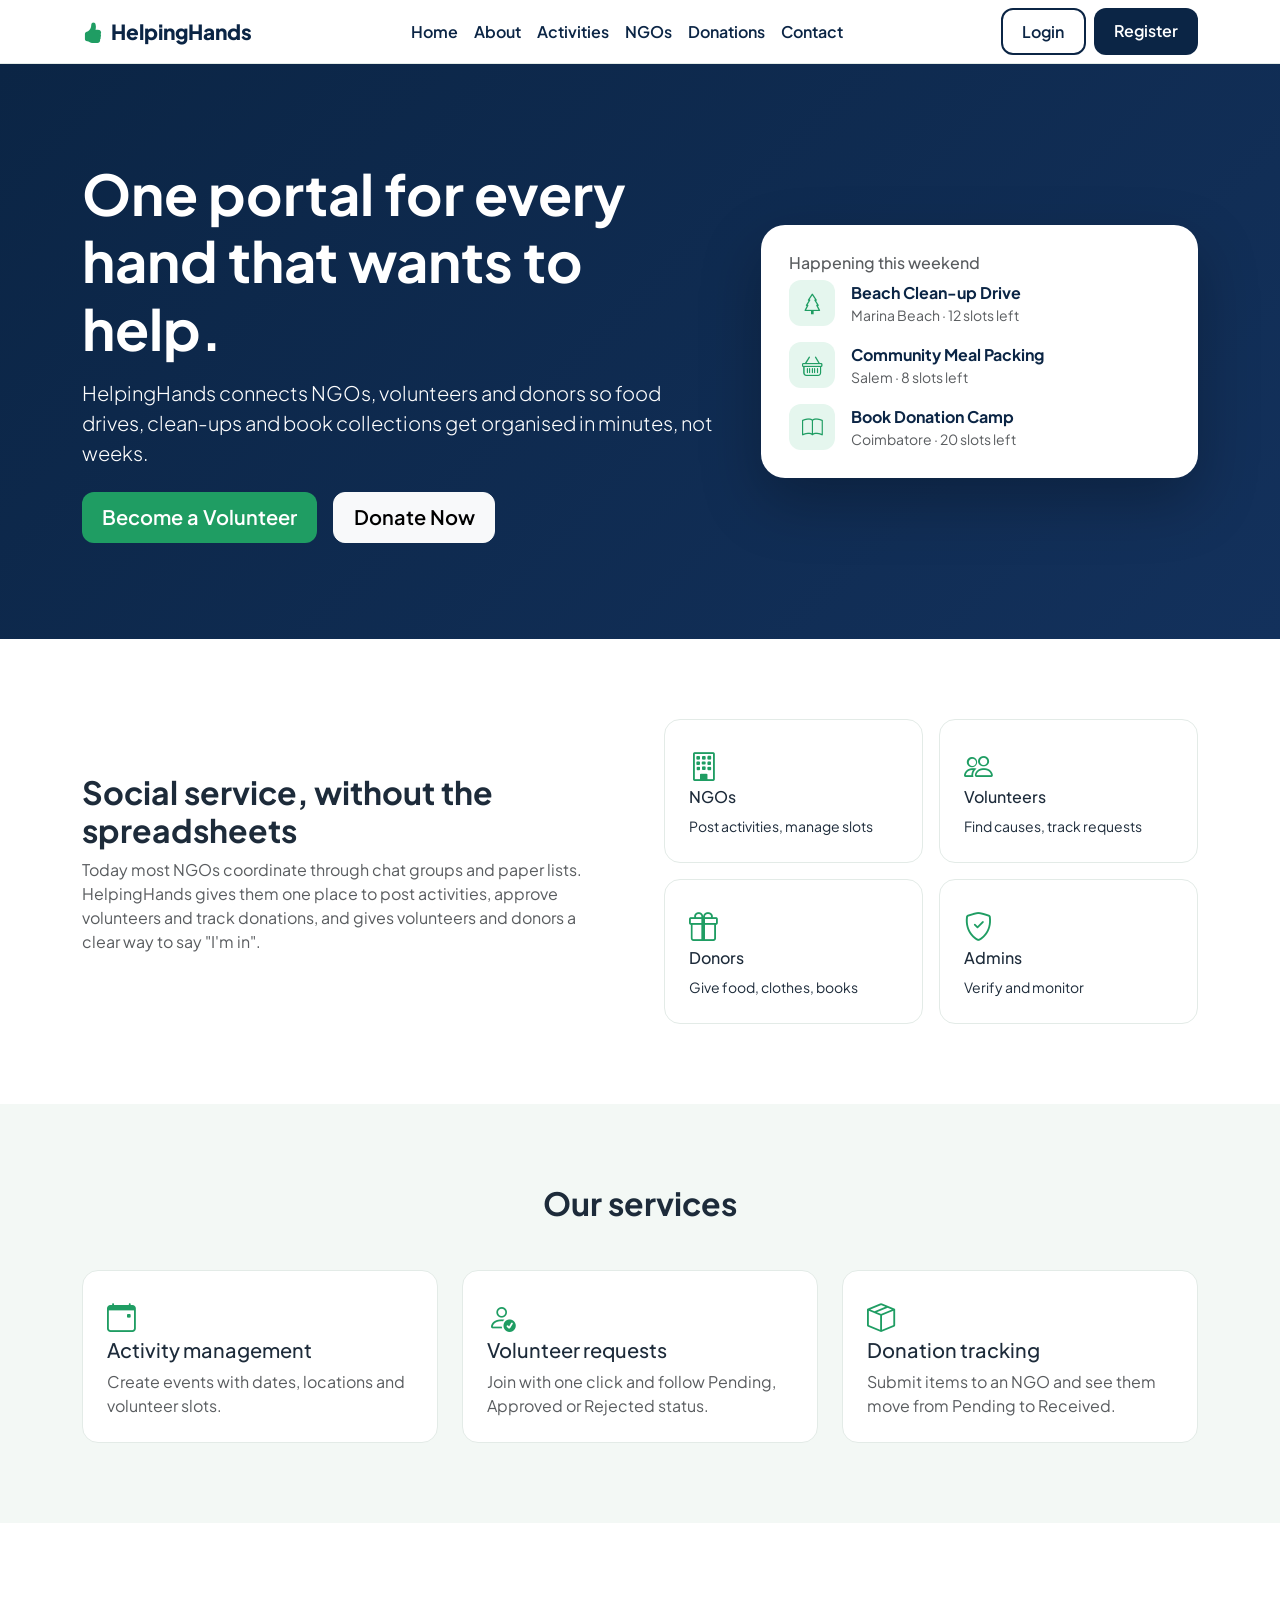
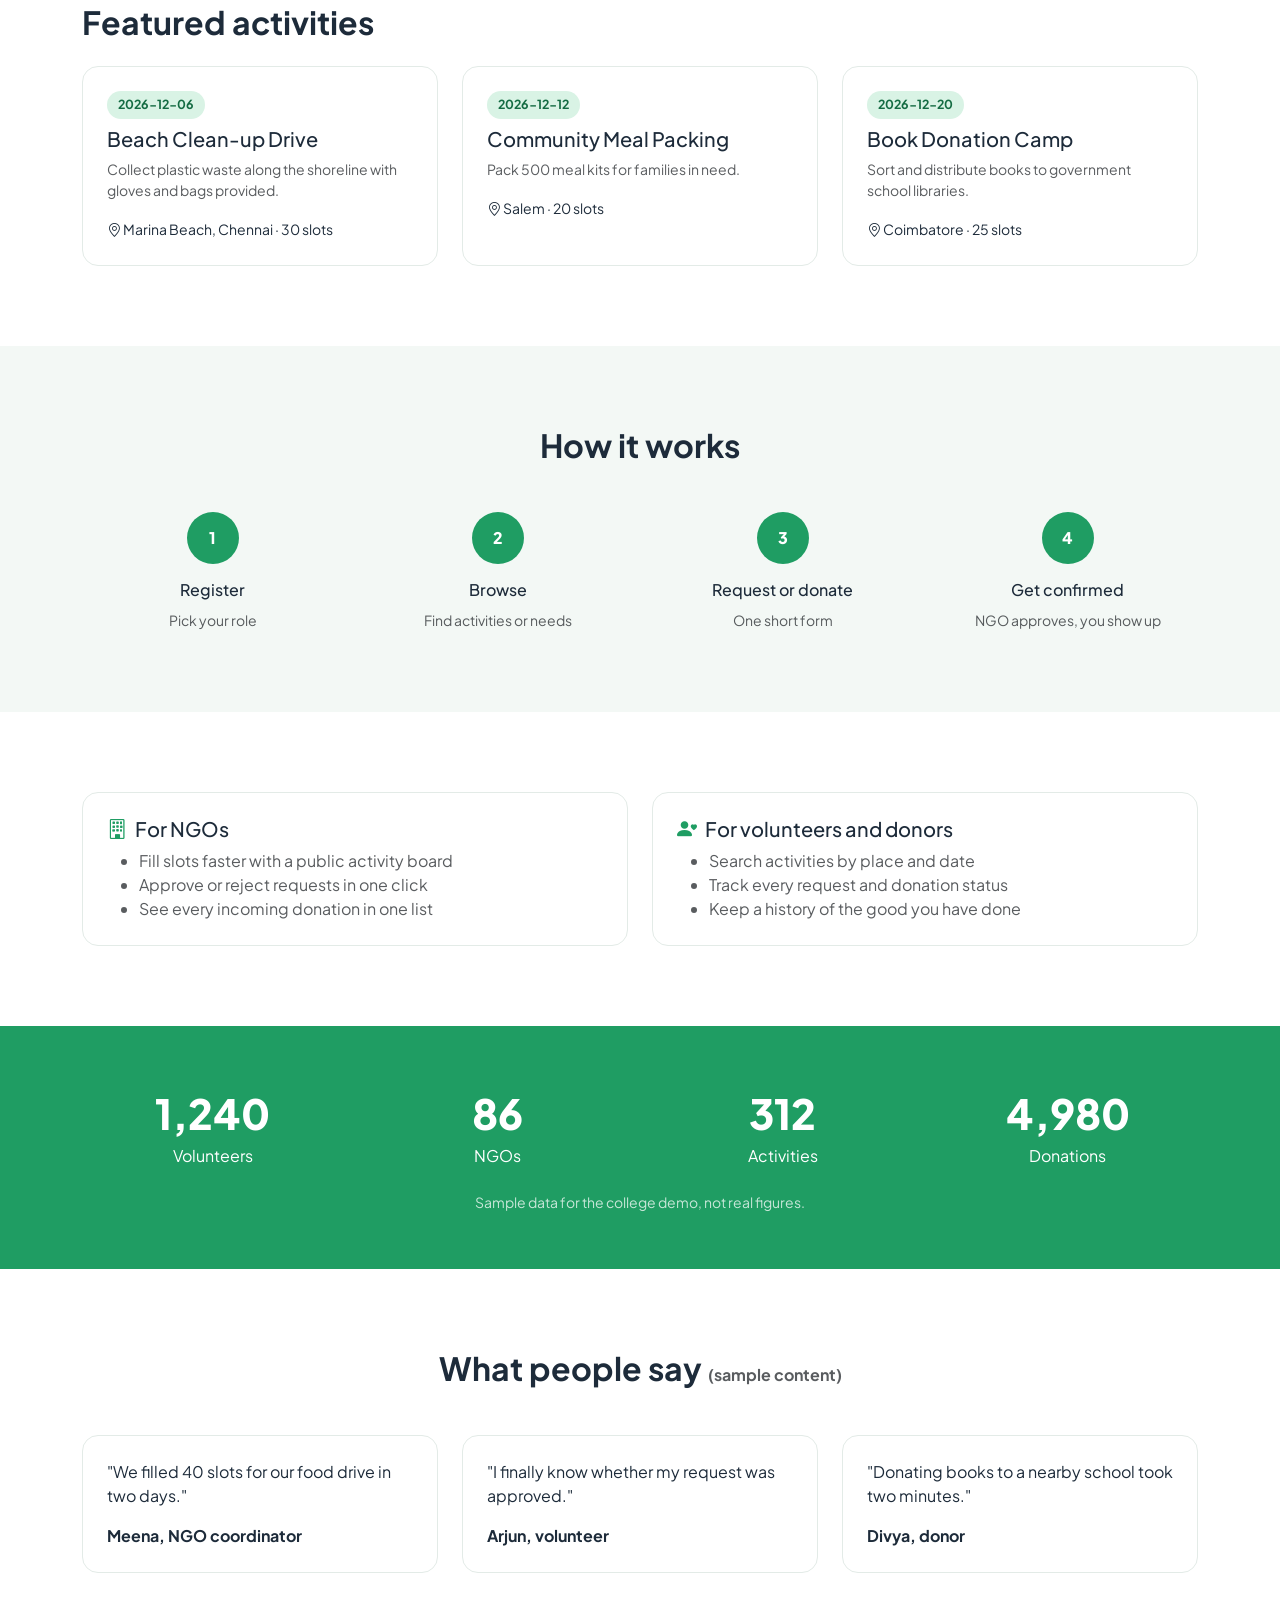
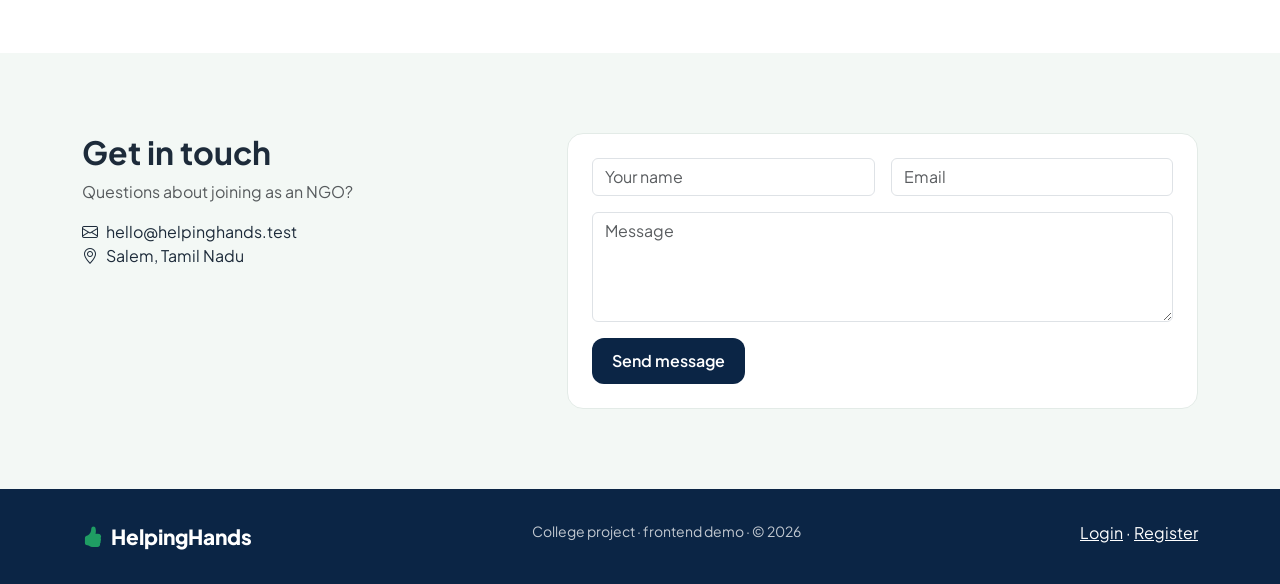
<file: index.html>
<!DOCTYPE html><html lang="en"><head><meta charset="utf-8"><meta name="viewport" content="width=device-width,initial-scale=1"><link href="https://cdn.jsdelivr.net/npm/bootstrap@5.3.3/dist/css/bootstrap.min.css" rel="stylesheet"><link href="https://cdn.jsdelivr.net/npm/bootstrap-icons@1.11.3/font/bootstrap-icons.min.css" rel="stylesheet"><link href="https://fonts.googleapis.com/css2?family=Plus+Jakarta+Sans:wght@400;500;600;700;800&display=swap" rel="stylesheet"><title>HelpingHands – Volunteer & Donation Coordination</title><link href="css/style.css" rel="stylesheet"></head>
<body data-base="">
<nav class="navbar navbar-expand-lg sticky-top hh-nav"><div class="container">
<a class="brand" href="#home"><i class="bi bi-hand-thumbs-up-fill"></i> HelpingHands</a>
<button class="navbar-toggler" data-bs-toggle="collapse" data-bs-target="#nav" aria-label="Menu"><i class="bi bi-list fs-2"></i></button>
<div class="collapse navbar-collapse" id="nav"><ul class="navbar-nav mx-auto">
<li class="nav-item"><a class="nav-link" href="#home">Home</a></li><li class="nav-item"><a class="nav-link" href="#about">About</a></li><li class="nav-item"><a class="nav-link" href="#activities">Activities</a></li><li class="nav-item"><a class="nav-link" href="#ngos">NGOs</a></li><li class="nav-item"><a class="nav-link" href="#donations">Donations</a></li><li class="nav-item"><a class="nav-link" href="#contact">Contact</a></li></ul>
<div class="d-flex gap-2"><a href="login.html" class="btn btn-outline-hh">Login</a><a href="register.html" class="btn btn-hh">Register</a></div></div></div></nav>

<header id="home" class="hero"><div class="container"><div class="row align-items-center g-5">
<div class="col-lg-7"><h1 class="display-4 fw-bold">One portal for every hand that wants to help.</h1>
<p class="lead mt-3">HelpingHands connects NGOs, volunteers and donors so food drives, clean-ups and book collections get organised in minutes, not weeks.</p>
<div class="d-flex flex-wrap gap-3 mt-4"><a href="register.html?role=volunteer" class="btn btn-green btn-lg">Become a Volunteer</a><a href="register.html?role=donor" class="btn btn-light btn-lg">Donate Now</a></div></div>
<div class="col-lg-5"><div class="hero-card"><h6 class="text-muted">Happening this weekend</h6>
<div class="d-flex gap-3 align-items-center mb-3"><span class="ico"><i class="bi bi-tree"></i></span><div><b>Beach Clean-up Drive</b><div class="small text-muted">Marina Beach · 12 slots left</div></div></div>
<div class="d-flex gap-3 align-items-center mb-3"><span class="ico"><i class="bi bi-basket"></i></span><div><b>Community Meal Packing</b><div class="small text-muted">Salem · 8 slots left</div></div></div>
<div class="d-flex gap-3 align-items-center"><span class="ico"><i class="bi bi-book"></i></span><div><b>Book Donation Camp</b><div class="small text-muted">Coimbatore · 20 slots left</div></div></div></div></div></div></div></header>

<section id="about" class="section"><div class="container"><div class="row g-5 align-items-center"><div class="col-lg-6"><h2 class="fw-bold">Social service, without the spreadsheets</h2>
<p class="text-muted">Today most NGOs coordinate through chat groups and paper lists. HelpingHands gives them one place to post activities, approve volunteers and track donations, and gives volunteers and donors a clear way to say "I'm in".</p></div>
<div class="col-lg-6"><div class="row g-3"><div class="col-6"><div class="feat"><i class="bi bi-building"></i><h6>NGOs</h6><small>Post activities, manage slots</small></div></div><div class="col-6"><div class="feat"><i class="bi bi-people"></i><h6>Volunteers</h6><small>Find causes, track requests</small></div></div><div class="col-6"><div class="feat"><i class="bi bi-gift"></i><h6>Donors</h6><small>Give food, clothes, books</small></div></div><div class="col-6"><div class="feat"><i class="bi bi-shield-check"></i><h6>Admins</h6><small>Verify and monitor</small></div></div></div></div></div></div></section>

<section class="section alt"><div class="container"><h2 class="fw-bold text-center mb-5">Our services</h2><div class="row g-4">
<div class="col-md-4"><div class="feat"><i class="bi bi-calendar-event"></i><h5>Activity management</h5><p class="text-muted mb-0">Create events with dates, locations and volunteer slots.</p></div></div>
<div class="col-md-4"><div class="feat"><i class="bi bi-person-check"></i><h5>Volunteer requests</h5><p class="text-muted mb-0">Join with one click and follow Pending, Approved or Rejected status.</p></div></div>
<div class="col-md-4"><div class="feat"><i class="bi bi-box-seam"></i><h5>Donation tracking</h5><p class="text-muted mb-0">Submit items to an NGO and see them move from Pending to Received.</p></div></div></div></div></section>

<section id="activities" class="section"><div class="container"><h2 class="fw-bold mb-4">Featured activities</h2><div class="row g-4" id="featured"></div></div></section>

<section class="section alt"><div class="container"><h2 class="fw-bold text-center mb-5">How it works</h2><div class="row g-4 text-center">
<div class="col-md-3"><div class="step">1</div><h6>Register</h6><small class="text-muted">Pick your role</small></div><div class="col-md-3"><div class="step">2</div><h6>Browse</h6><small class="text-muted">Find activities or needs</small></div><div class="col-md-3"><div class="step">3</div><h6>Request or donate</h6><small class="text-muted">One short form</small></div><div class="col-md-3"><div class="step">4</div><h6>Get confirmed</h6><small class="text-muted">NGO approves, you show up</small></div></div></div></section>

<section id="ngos" class="section"><div class="container"><div class="row g-4"><div class="col-md-6"><div class="feat h-100"><h5><i class="bi bi-building me-2 text-green"></i>For NGOs</h5><ul class="text-muted mb-0"><li>Fill slots faster with a public activity board</li><li>Approve or reject requests in one click</li><li>See every incoming donation in one list</li></ul></div></div>
<div class="col-md-6" id="donations"><div class="feat h-100"><h5><i class="bi bi-person-heart me-2 text-green"></i>For volunteers and donors</h5><ul class="text-muted mb-0"><li>Search activities by place and date</li><li>Track every request and donation status</li><li>Keep a history of the good you have done</li></ul></div></div></div></div></section>

<section class="stats"><div class="container"><div class="row text-center g-4"><div class="col-6 col-md-3"><div class="n">1,240</div>Volunteers</div><div class="col-6 col-md-3"><div class="n">86</div>NGOs</div><div class="col-6 col-md-3"><div class="n">312</div>Activities</div><div class="col-6 col-md-3"><div class="n">4,980</div>Donations</div></div><p class="text-center small mt-4 mb-0 opacity-75">Sample data for the college demo, not real figures.</p></div></section>

<section class="section"><div class="container"><h2 class="fw-bold text-center mb-5">What people say <small class="text-muted fs-6">(sample content)</small></h2><div class="row g-4">
<div class="col-md-4"><div class="feat"><p>"We filled 40 slots for our food drive in two days."</p><b>Meena, NGO coordinator</b></div></div>
<div class="col-md-4"><div class="feat"><p>"I finally know whether my request was approved."</p><b>Arjun, volunteer</b></div></div>
<div class="col-md-4"><div class="feat"><p>"Donating books to a nearby school took two minutes."</p><b>Divya, donor</b></div></div></div></div></section>

<section id="contact" class="section alt"><div class="container"><div class="row g-5"><div class="col-lg-5"><h2 class="fw-bold">Get in touch</h2><p class="text-muted">Questions about joining as an NGO?</p><p><i class="bi bi-envelope me-2"></i>hello@helpinghands.test<br><i class="bi bi-geo-alt me-2"></i>Salem, Tamil Nadu</p></div>
<div class="col-lg-7"><form id="contactForm" class="feat" novalidate><div class="row g-3"><div class="col-md-6"><input class="form-control" placeholder="Your name" required></div><div class="col-md-6"><input type="email" class="form-control" placeholder="Email" required></div><div class="col-12"><textarea class="form-control" rows="4" placeholder="Message" required></textarea></div><div class="col-12"><button class="btn btn-hh">Send message</button></div></div></form></div></div></div></section>

<footer class="footer"><div class="container d-flex flex-wrap justify-content-between gap-3"><span class="brand text-white"><i class="bi bi-hand-thumbs-up-fill"></i> HelpingHands</span><span class="small opacity-75">College project · frontend demo · © 2026</span><span><a href="login.html">Login</a> · <a href="register.html">Register</a></span></div></footer>
<div class="toast-container position-fixed top-0 end-0 p-3" id="toasts"></div>
<script src="https://cdn.jsdelivr.net/npm/bootstrap@5.3.3/dist/js/bootstrap.bundle.min.js"></script><script src="js/main.js"></script><script>
// Landing page: featured activities from the same sample data the dashboards use
document.getElementById('featured').innerHTML=db().activities.slice(0,3).map(a=>`<div class="col-md-4"><div class="feat h-100"><span class="badge-s approved mb-2">${esc(a.date)}</span><h5>${esc(a.title)}</h5><p class="text-muted small">${esc(a.desc)}</p><small><i class="bi bi-geo-alt"></i> ${esc(a.location)} · ${a.slots} slots</small></div></div>`).join('');
document.getElementById('contactForm').addEventListener('submit',e=>{e.preventDefault();if(!e.target.checkValidity())return toast('Please fill all fields','danger');e.target.reset();toast('Message noted (demo, nothing is sent)')});
</script></body></html>
</file>
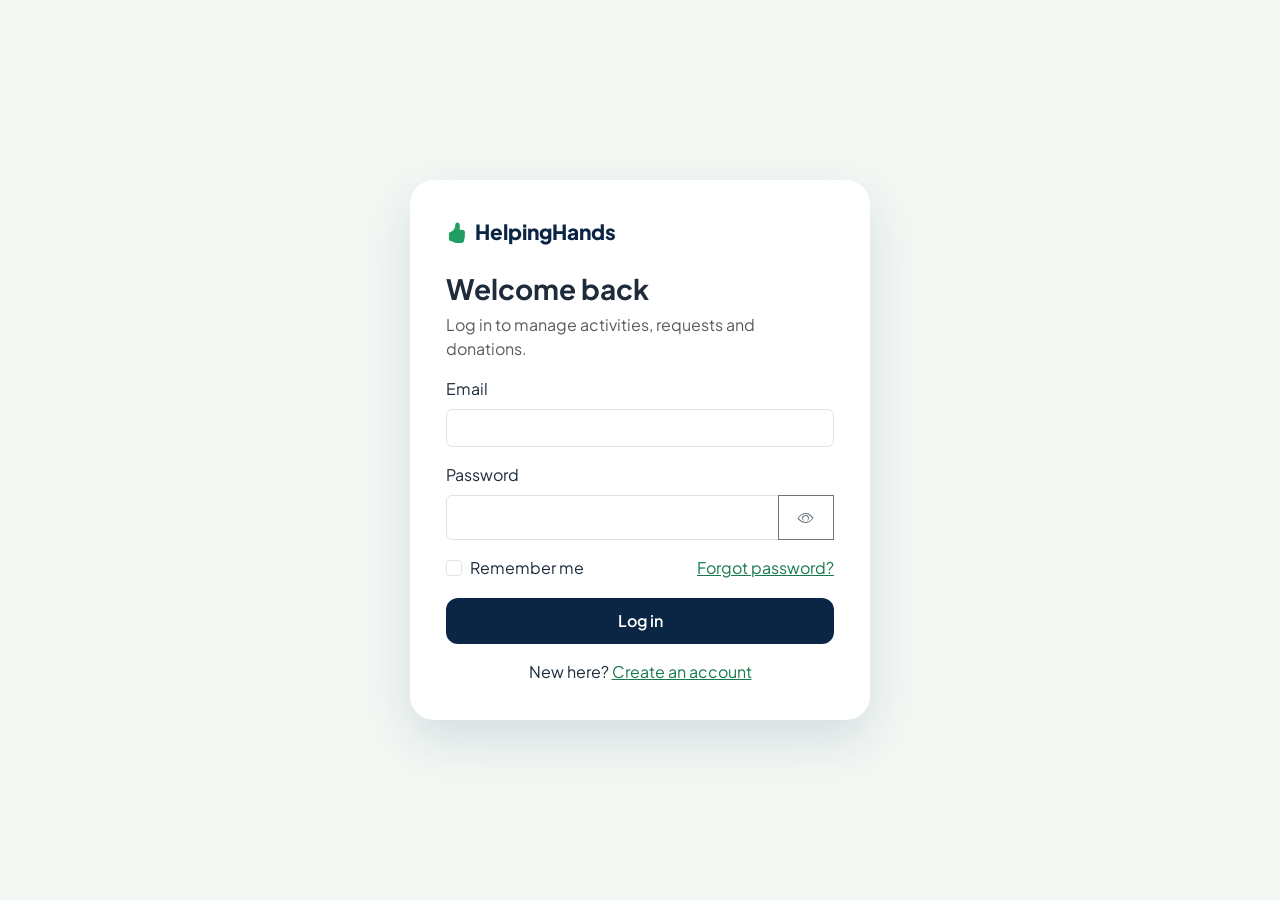
<file: login.html>
<!DOCTYPE html><html lang="en"><head><meta charset="utf-8"><meta name="viewport" content="width=device-width,initial-scale=1"><link href="https://cdn.jsdelivr.net/npm/bootstrap@5.3.3/dist/css/bootstrap.min.css" rel="stylesheet"><link href="https://cdn.jsdelivr.net/npm/bootstrap-icons@1.11.3/font/bootstrap-icons.min.css" rel="stylesheet"><link href="https://fonts.googleapis.com/css2?family=Plus+Jakarta+Sans:wght@400;500;600;700;800&display=swap" rel="stylesheet"><title>Login – HelpingHands</title><link href="css/style.css" rel="stylesheet"></head>
<body data-base="" class="auth-bg"><main class="auth-card">
<a href="index.html" class="brand mb-4 d-inline-flex"><i class="bi bi-hand-thumbs-up-fill"></i> HelpingHands</a>
<h1 class="h3 fw-bold">Welcome back</h1><p class="text-muted">Log in to manage activities, requests and donations.</p>

<div id="msg"></div>
<form id="loginForm" novalidate>
<div class="mb-3"><label class="form-label">Email</label><input type="email" id="email" class="form-control" required><div class="invalid-feedback">Enter a valid email address.</div></div>
<div class="mb-3"><label class="form-label">Password</label><div class="input-group"><input type="password" id="password" class="form-control" minlength="6" required><button type="button" class="btn btn-outline-secondary toggle-pw" aria-label="Show password"><i class="bi bi-eye"></i></button><div class="invalid-feedback">Password needs at least 6 characters.</div></div></div>

<div class="d-flex justify-content-between mb-3"><div class="form-check"><input class="form-check-input" type="checkbox" id="remember"><label class="form-check-label" for="remember">Remember me</label></div><a href="#" data-bs-toggle="modal" data-bs-target="#forgot">Forgot password?</a></div>
<button class="btn btn-hh w-100">Log in</button></form>
<p class="text-center mt-3 mb-0">New here? <a href="register.html">Create an account</a></p></main>
<div class="modal fade" id="forgot"><div class="modal-dialog modal-dialog-centered"><div class="modal-content p-3"><h5 class="fw-bold">Reset your password</h5><p class="text-muted small">UI only for now. Flask will send the reset email later.</p><input type="email" class="form-control mb-3" placeholder="you@example.com"><button class="btn btn-hh" data-bs-dismiss="modal" onclick="toast('Reset link sent (demo)')">Send reset link</button></div></div></div>
<div class="toast-container position-fixed top-0 end-0 p-3" id="toasts"></div>
<script src="https://cdn.jsdelivr.net/npm/bootstrap@5.3.3/dist/js/bootstrap.bundle.min.js"></script><script src="js/main.js"></script><script src="js/auth.js"></script></body></html>
</file>
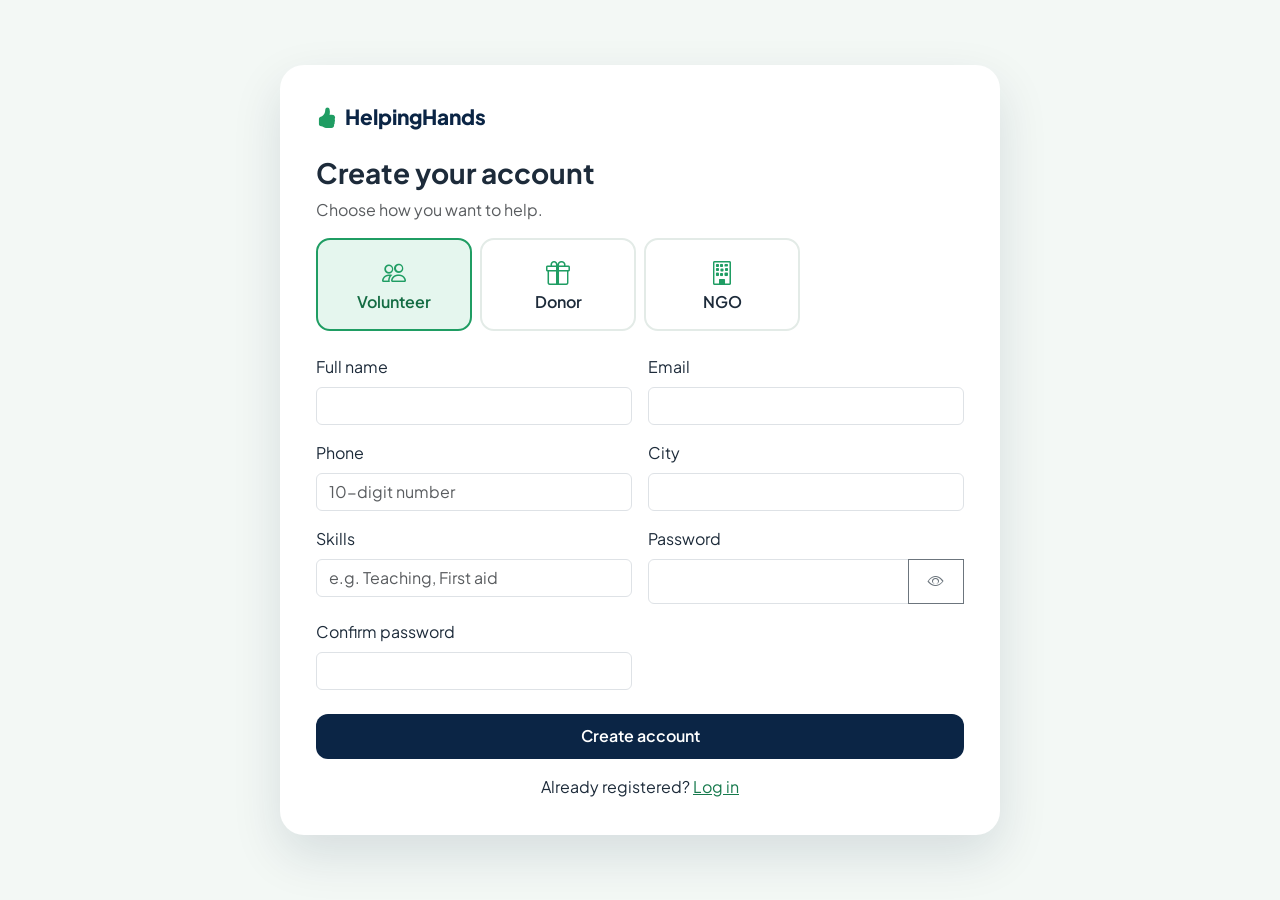
<file: register.html>
<!DOCTYPE html><html lang="en"><head><meta charset="utf-8"><meta name="viewport" content="width=device-width,initial-scale=1"><link href="https://cdn.jsdelivr.net/npm/bootstrap@5.3.3/dist/css/bootstrap.min.css" rel="stylesheet"><link href="https://cdn.jsdelivr.net/npm/bootstrap-icons@1.11.3/font/bootstrap-icons.min.css" rel="stylesheet"><link href="https://fonts.googleapis.com/css2?family=Plus+Jakarta+Sans:wght@400;500;600;700;800&display=swap" rel="stylesheet"><title>Register – HelpingHands</title><link href="css/style.css" rel="stylesheet"></head>
<body data-base="" class="auth-bg"><main class="auth-card wide">
<a href="index.html" class="brand mb-4 d-inline-flex"><i class="bi bi-hand-thumbs-up-fill"></i> HelpingHands</a>
<h1 class="h3 fw-bold">Create your account</h1><p class="text-muted">Choose how you want to help.</p><div id="msg"></div>
<div class="row g-2 mb-4" id="roles"></div>
<form id="regForm" novalidate><div class="row g-3" id="fields"></div>
<button class="btn btn-hh w-100 mt-4">Create account</button></form>
<p class="text-center mt-3 mb-0">Already registered? <a href="login.html">Log in</a></p></main>
<div class="toast-container position-fixed top-0 end-0 p-3" id="toasts"></div>
<script src="https://cdn.jsdelivr.net/npm/bootstrap@5.3.3/dist/js/bootstrap.bundle.min.js"></script><script src="js/main.js"></script><script src="js/auth.js"></script></body></html>
</file>
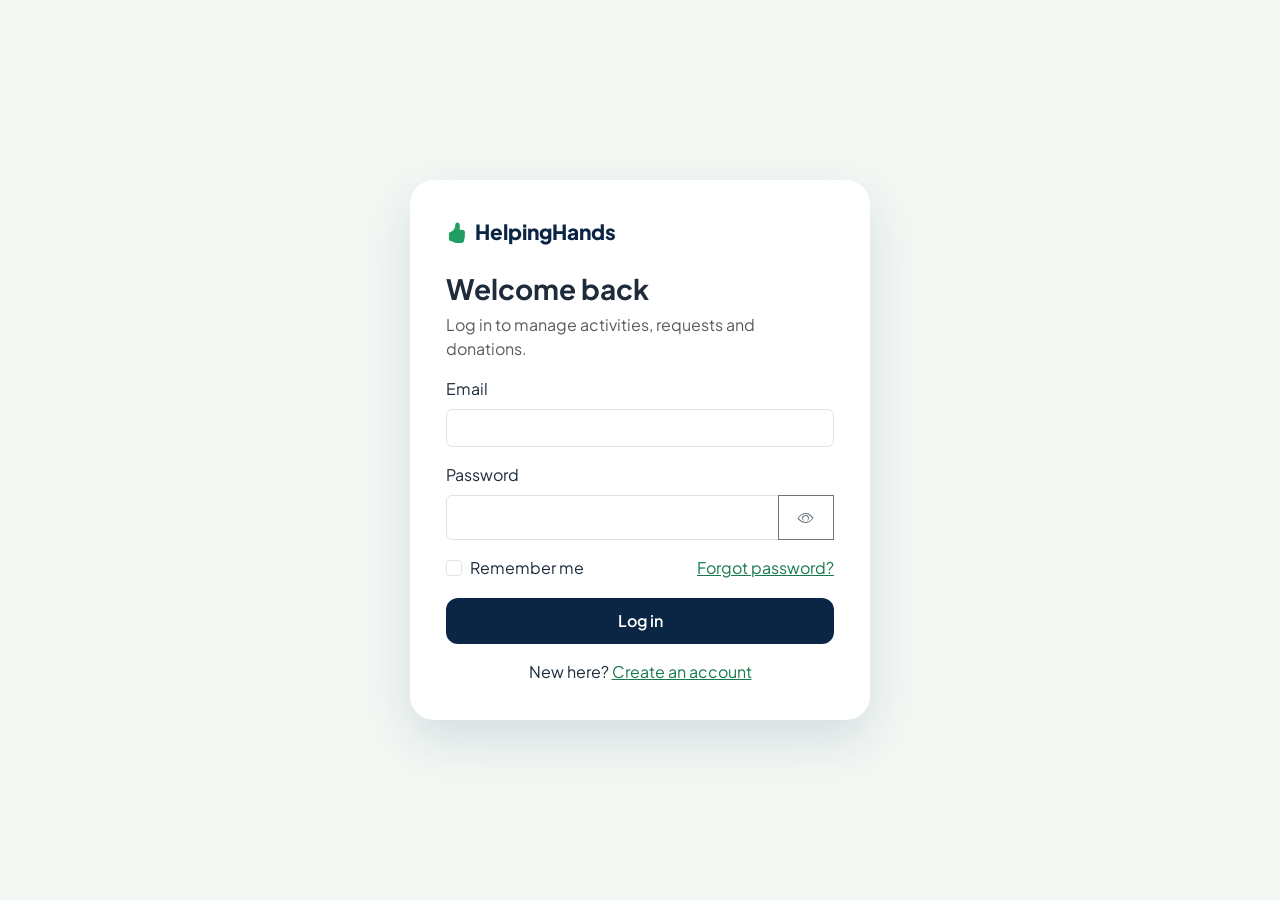
<file: admin/dashboard.html>
<!DOCTYPE html><html lang="en"><head><meta charset="utf-8"><meta name="viewport" content="width=device-width,initial-scale=1"><link href="https://cdn.jsdelivr.net/npm/bootstrap@5.3.3/dist/css/bootstrap.min.css" rel="stylesheet"><link href="https://cdn.jsdelivr.net/npm/bootstrap-icons@1.11.3/font/bootstrap-icons.min.css" rel="stylesheet"><link href="https://fonts.googleapis.com/css2?family=Plus+Jakarta+Sans:wght@400;500;600;700;800&display=swap" rel="stylesheet"><title>admin dashboard – HelpingHands</title><link href="../css/style.css" rel="stylesheet"></head>
<body data-base="../" data-role="admin"><div id="app"></div><div class="toast-container position-fixed top-0 end-0 p-3" id="toasts"></div><script src="https://cdn.jsdelivr.net/npm/bootstrap@5.3.3/dist/js/bootstrap.bundle.min.js"></script><script src="../js/main.js"></script><script src="../js/admin.js"></script></body></html>
</file>
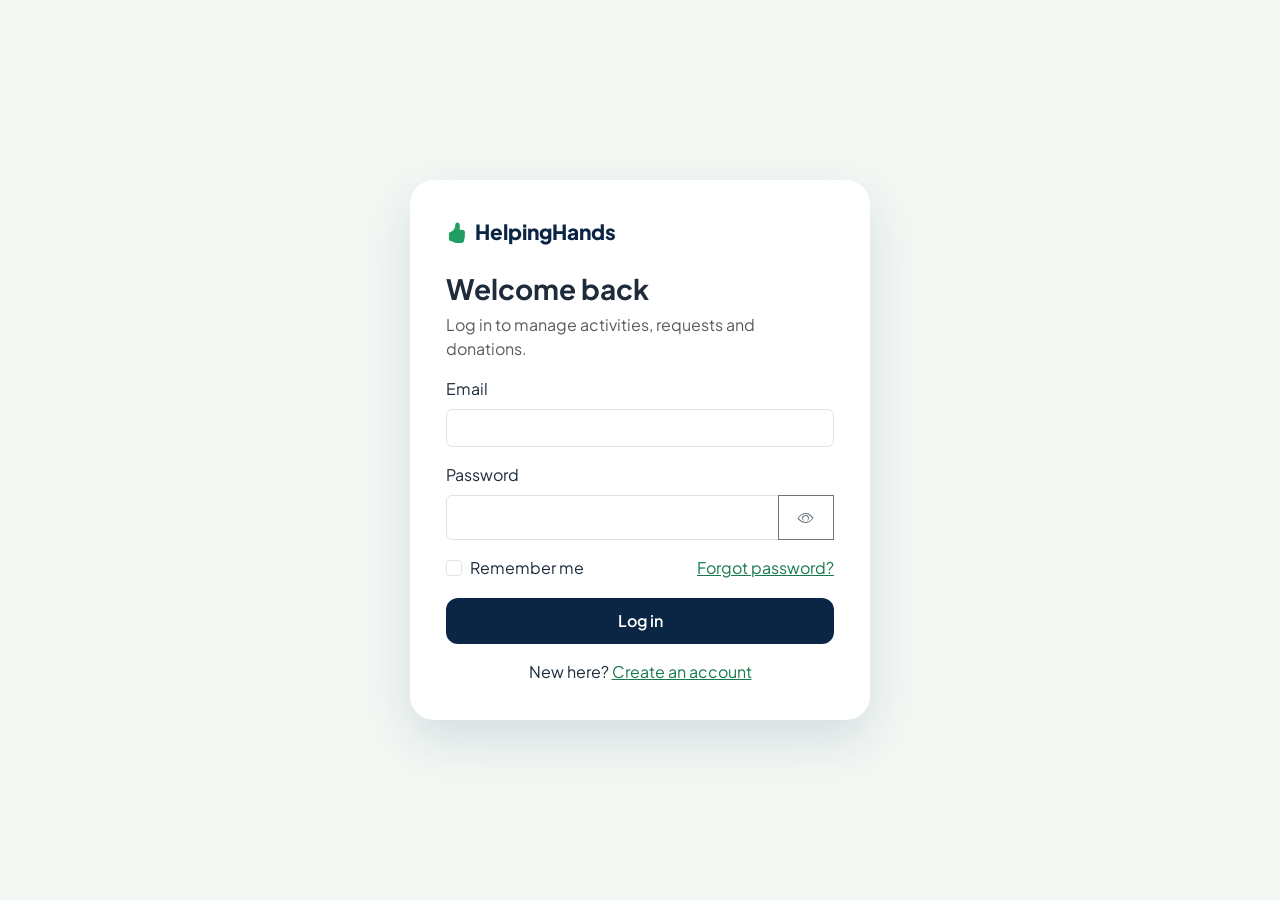
<file: donor/dashboard.html>
<!DOCTYPE html><html lang="en"><head><meta charset="utf-8"><meta name="viewport" content="width=device-width,initial-scale=1"><link href="https://cdn.jsdelivr.net/npm/bootstrap@5.3.3/dist/css/bootstrap.min.css" rel="stylesheet"><link href="https://cdn.jsdelivr.net/npm/bootstrap-icons@1.11.3/font/bootstrap-icons.min.css" rel="stylesheet"><link href="https://fonts.googleapis.com/css2?family=Plus+Jakarta+Sans:wght@400;500;600;700;800&display=swap" rel="stylesheet"><title>donor dashboard – HelpingHands</title><link href="../css/style.css" rel="stylesheet"></head>
<body data-base="../" data-role="donor"><div id="app"></div><div class="toast-container position-fixed top-0 end-0 p-3" id="toasts"></div><script src="https://cdn.jsdelivr.net/npm/bootstrap@5.3.3/dist/js/bootstrap.bundle.min.js"></script><script src="../js/main.js"></script><script src="../js/donor.js"></script></body></html>
</file>
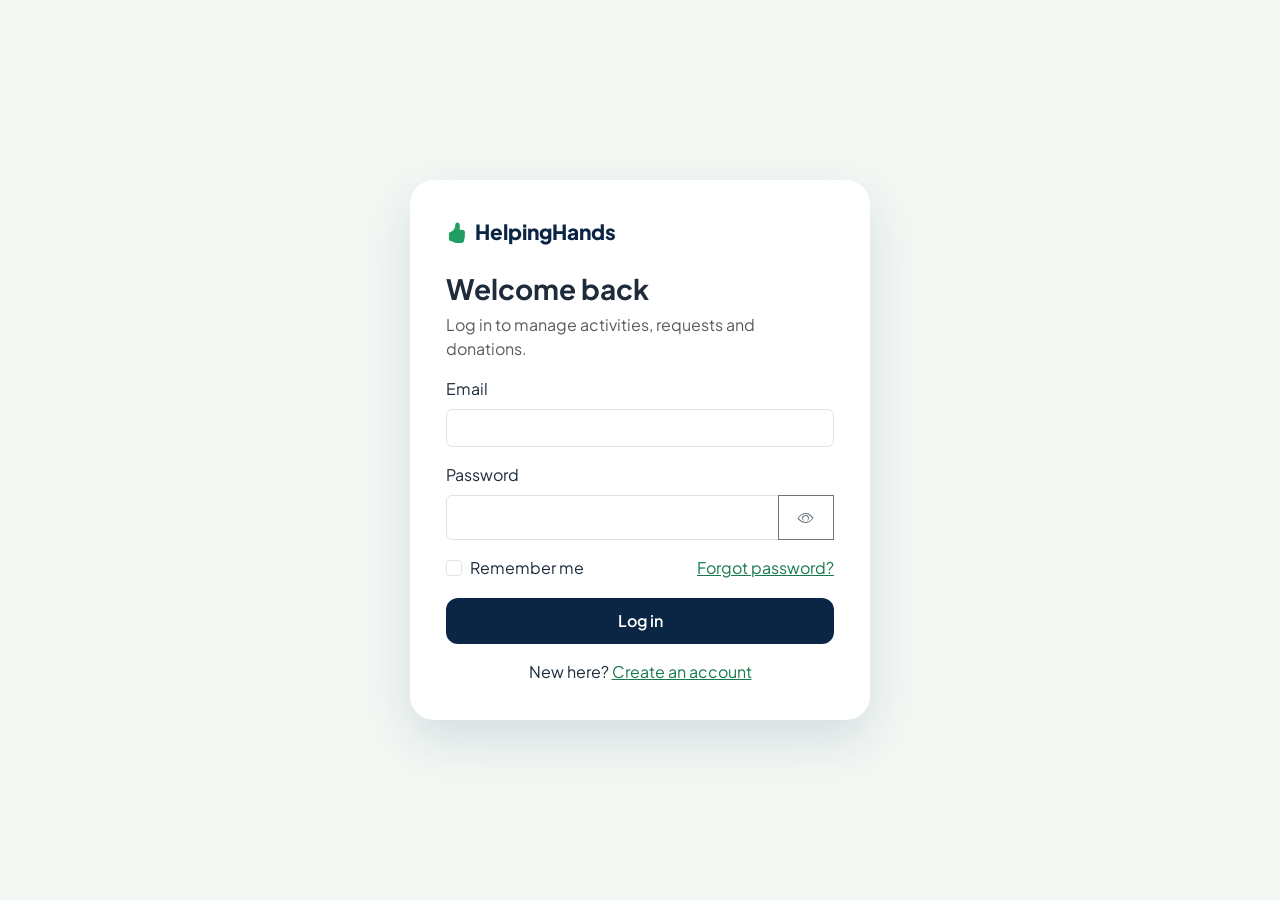
<file: ngo/dashboard.html>
<!DOCTYPE html><html lang="en"><head><meta charset="utf-8"><meta name="viewport" content="width=device-width,initial-scale=1"><link href="https://cdn.jsdelivr.net/npm/bootstrap@5.3.3/dist/css/bootstrap.min.css" rel="stylesheet"><link href="https://cdn.jsdelivr.net/npm/bootstrap-icons@1.11.3/font/bootstrap-icons.min.css" rel="stylesheet"><link href="https://fonts.googleapis.com/css2?family=Plus+Jakarta+Sans:wght@400;500;600;700;800&display=swap" rel="stylesheet"><title>ngo dashboard – HelpingHands</title><link href="../css/style.css" rel="stylesheet"></head>
<body data-base="../" data-role="ngo"><div id="app"></div><div class="toast-container position-fixed top-0 end-0 p-3" id="toasts"></div><script src="https://cdn.jsdelivr.net/npm/bootstrap@5.3.3/dist/js/bootstrap.bundle.min.js"></script><script src="../js/main.js"></script><script src="../js/ngo.js"></script></body></html>
</file>
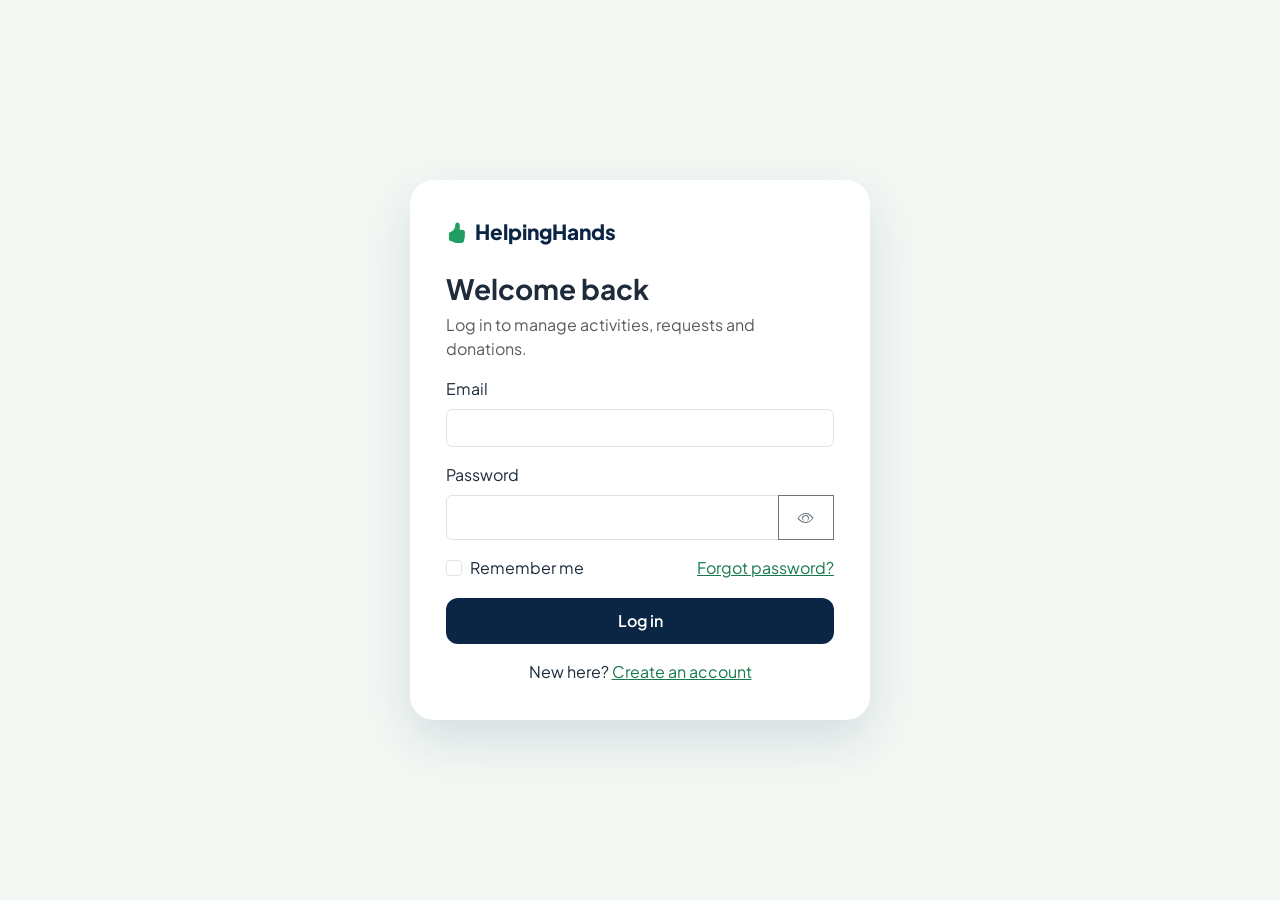
<file: volunteer/dashboard.html>
<!DOCTYPE html><html lang="en"><head><meta charset="utf-8"><meta name="viewport" content="width=device-width,initial-scale=1"><link href="https://cdn.jsdelivr.net/npm/bootstrap@5.3.3/dist/css/bootstrap.min.css" rel="stylesheet"><link href="https://cdn.jsdelivr.net/npm/bootstrap-icons@1.11.3/font/bootstrap-icons.min.css" rel="stylesheet"><link href="https://fonts.googleapis.com/css2?family=Plus+Jakarta+Sans:wght@400;500;600;700;800&display=swap" rel="stylesheet"><title>volunteer dashboard – HelpingHands</title><link href="../css/style.css" rel="stylesheet"></head>
<body data-base="../" data-role="volunteer"><div id="app"></div><div class="toast-container position-fixed top-0 end-0 p-3" id="toasts"></div><script src="https://cdn.jsdelivr.net/npm/bootstrap@5.3.3/dist/js/bootstrap.bundle.min.js"></script><script src="../js/main.js"></script><script src="../js/volunteer.js"></script></body></html>
</file>
<file: css/style.css>
/* HelpingHands – shared styles. Tokens first, then components. */
:root{--navy:#0b2545;--navy2:#13315c;--green:#1f9d63;--green-d:#177a4d;--soft:#f3f8f5;--line:#e3ebe7;--r:16px}
body{font-family:'Plus Jakarta Sans',system-ui,sans-serif;color:#1d2b3a;scroll-behavior:smooth}
html{scroll-behavior:smooth;scroll-padding-top:80px}
a{color:var(--green-d)}.text-green{color:var(--green)}
.brand{font-weight:800;font-size:1.3rem;color:var(--navy);text-decoration:none;display:inline-flex;gap:.5rem;align-items:center}.brand i{color:var(--green)}
.btn{border-radius:12px;font-weight:600;padding:.6rem 1.2rem;transition:transform .15s,box-shadow .15s}.btn:hover{transform:translateY(-2px)}
.btn-hh{background:var(--navy);color:#fff}.btn-hh:hover{background:var(--navy2);color:#fff}
.btn-green{background:var(--green);color:#fff}.btn-green:hover{background:var(--green-d);color:#fff}
.btn-outline-hh{border:2px solid var(--navy);color:var(--navy)}.btn-outline-hh:hover{background:var(--navy);color:#fff}
.hh-nav{background:rgba(255,255,255,.95);backdrop-filter:blur(8px);border-bottom:1px solid var(--line)}
.hh-nav .nav-link{font-weight:600;color:var(--navy)}.hh-nav .nav-link:hover{color:var(--green)}
.hero{background:linear-gradient(135deg,var(--navy),var(--navy2));color:#fff;padding:6rem 0}
.hero-card{background:#fff;color:var(--navy);border-radius:24px;padding:1.75rem;box-shadow:0 24px 60px rgba(0,0,0,.25)}
.ico{width:46px;height:46px;border-radius:12px;background:#e5f6ee;color:var(--green);display:grid;place-items:center;font-size:1.3rem;flex:none}
.section{padding:5rem 0}.alt{background:var(--soft)}
.feat{background:#fff;border:1px solid var(--line);border-radius:var(--r);padding:1.5rem;transition:box-shadow .2s,transform .2s}
.feat:hover{box-shadow:0 12px 30px rgba(11,37,69,.1);transform:translateY(-3px)}.feat>i{font-size:1.8rem;color:var(--green)}
.step{width:52px;height:52px;border-radius:50%;background:var(--green);color:#fff;font-weight:800;display:grid;place-items:center;margin:0 auto 1rem}
.stats{background:var(--green);color:#fff;padding:3.5rem 0}.stats .n{font-size:2.6rem;font-weight:800}
.footer{background:var(--navy);color:#fff;padding:2rem 0}.footer a{color:#fff}
/* auth */
.auth-bg{background:var(--soft);min-height:100vh;display:grid;place-items:center;padding:1.5rem}
.auth-card{background:#fff;border-radius:24px;padding:2.25rem;width:100%;max-width:460px;box-shadow:0 20px 50px rgba(11,37,69,.12)}.auth-card.wide{max-width:720px}
.role-opt{border:2px solid var(--line);border-radius:14px;padding:.9rem;text-align:center;cursor:pointer;font-weight:600;transition:.15s;height:100%}
.role-opt i{display:block;font-size:1.5rem;color:var(--green)}.role-opt.active{border-color:var(--green);background:#e5f6ee}
/* dashboard shell */
.app{display:flex;min-height:100vh;background:#f6f9f8}
.side{width:250px;background:var(--navy);color:#fff;padding:1.25rem;position:fixed;inset:0 auto 0 0;z-index:1030;transition:transform .25s}
.side .brand{color:#fff;margin-bottom:2rem}
.side button{display:flex;gap:.75rem;align-items:center;width:100%;background:none;border:0;color:#c9d6e6;padding:.7rem .9rem;border-radius:12px;font-weight:600;margin-bottom:.25rem;text-align:left}
.side button:hover,.side button.active{background:rgba(255,255,255,.1);color:#fff}.side button.active i{color:#4be3a1}
.main{margin-left:250px;flex:1;min-width:0}
.topbar{background:#fff;border-bottom:1px solid var(--line);padding:.8rem 1.5rem;display:flex;justify-content:space-between;align-items:center;position:sticky;top:0;z-index:1020}
.content{padding:1.5rem}
.panel{background:#fff;border:1px solid var(--line);border-radius:var(--r);padding:1.25rem}
.stat{display:flex;gap:1rem;align-items:center}.stat b{font-size:1.7rem;display:block;line-height:1}
.avatar{width:38px;height:38px;border-radius:50%;background:var(--green);color:#fff;display:grid;place-items:center;font-weight:700}
.badge-s{padding:.3rem .7rem;border-radius:20px;font-size:.78rem;font-weight:700;display:inline-block}
.pending{background:#fff3cd;color:#8a6500}.approved,.received,.active,.delivered{background:#d9f3e5;color:#146c43}.rejected,.blocked{background:#fde1e1;color:#a52a2a}.open{background:#dbe9ff;color:#1b4a9b}
.table>:not(caption)>*>*{padding:.8rem .6rem;vertical-align:middle}
.bar{height:10px;border-radius:6px;background:var(--line)}.bar>div{height:100%;border-radius:6px;background:var(--green)}
@media(max-width:991px){.side{transform:translateX(-100%)}.side.open{transform:none}.main{margin-left:0}}
:focus-visible{outline:3px solid #4be3a1;outline-offset:2px}
@media(prefers-reduced-motion:reduce){*{transition:none!important}}
</file>
